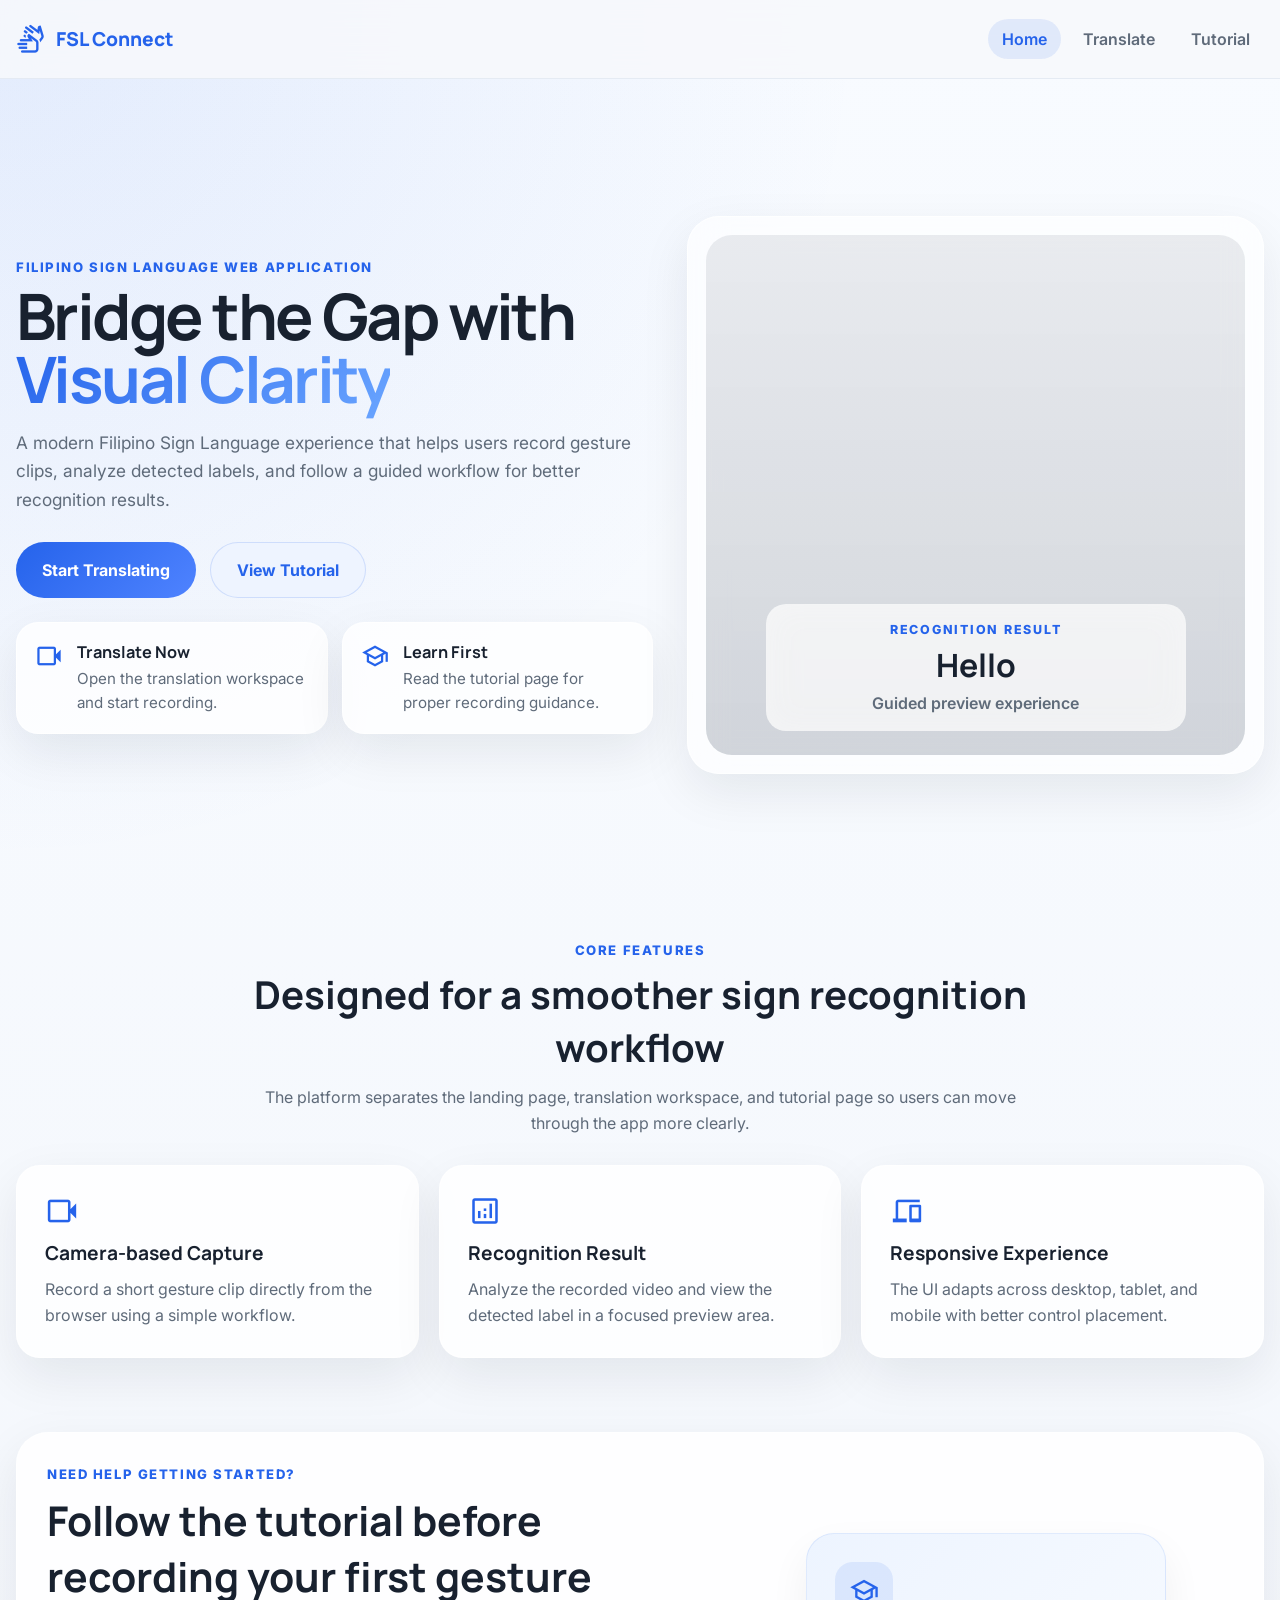
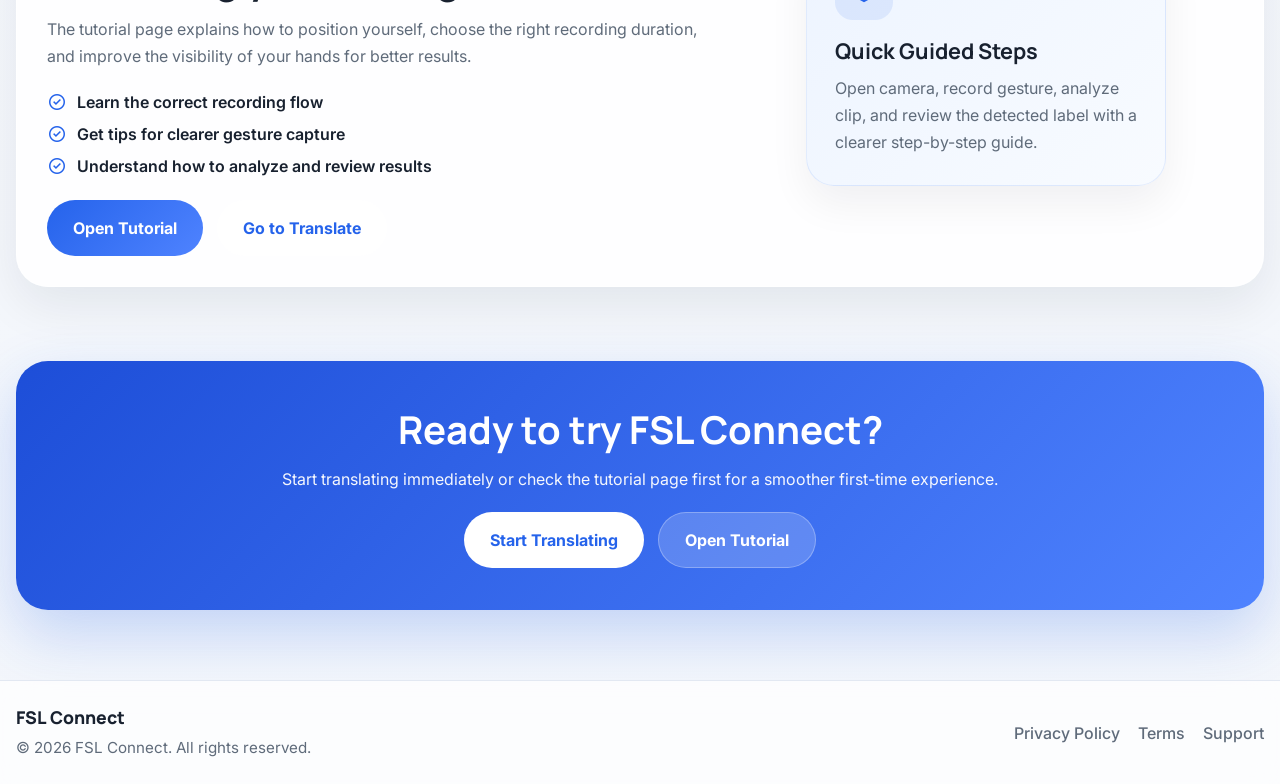
<file: templates/index.html>
<!DOCTYPE html>
<html lang="en">
<head>
  <meta charset="UTF-8" />
  <meta name="viewport" content="width=device-width, initial-scale=1.0" />
  <title>FSL Connect | Bridge the Gap with Visual Clarity</title>

  <link rel="preconnect" href="https://fonts.googleapis.com" />
  <link rel="preconnect" href="https://fonts.gstatic.com" crossorigin />
  <link
    href="https://fonts.googleapis.com/css2?family=Inter:wght@400;500;600;700;800&family=Manrope:wght@600;700;800&display=swap"
    rel="stylesheet"
  />
  <link
    href="https://fonts.googleapis.com/css2?family=Material+Symbols+Outlined:wght@400"
    rel="stylesheet"
  />

  <link rel="stylesheet" href="/static/css/common.css" />
  <link rel="stylesheet" href="/static/css/home.css" />
</head>
<body>
  <header class="site-header">
    <div class="shell header-inner">
      <a href="/" class="brand">
        <span class="material-symbols-outlined brand-icon">sign_language</span>
        <span class="brand-text">FSL Connect</span>
      </a>

      <nav class="site-nav">
        <a href="/" class="nav-link active">Home</a>
        <a href="/translate" class="nav-link">Translate</a>
        <a href="/tutorial" class="nav-link">Tutorial</a>
      </nav>
    </div>
  </header>

  <main>
    <section class="hero shell">
      <div class="hero-grid">
        <div class="hero-copy">
          <span class="eyebrow">Filipino Sign Language Web Application</span>
          <h1>
            Bridge the Gap with
            <span class="text-gradient">Visual Clarity</span>
          </h1>
          <p class="hero-text">
            A modern Filipino Sign Language experience that helps users record
            gesture clips, analyze detected labels, and follow a guided workflow
            for better recognition results.
          </p>

          <div class="hero-actions">
            <a href="/translate" class="btn btn-primary btn-lg">Start Translating</a>
            <a href="/tutorial" class="btn btn-secondary btn-lg">View Tutorial</a>
          </div>

          <div class="hero-quick-links">
            <a href="/translate" class="quick-link-card">
              <span class="material-symbols-outlined">videocam</span>
              <div>
                <strong>Translate Now</strong>
                <p>Open the translation workspace and start recording.</p>
              </div>
            </a>

            <a href="/tutorial" class="quick-link-card">
              <span class="material-symbols-outlined">school</span>
              <div>
                <strong>Learn First</strong>
                <p>Read the tutorial page for proper recording guidance.</p>
              </div>
            </a>
          </div>
        </div>

        <div class="hero-visual">
          <div class="hero-card">
            <div class="hero-media">
              <div class="hero-overlay">
                <div class="hero-result">
                  <span class="hero-result-label">Recognition Result</span>
                  <strong>Hello</strong>
                  <span class="hero-confidence">Guided preview experience</span>
                </div>
              </div>
            </div>
          </div>
        </div>
      </div>
    </section>

    <section class="section shell">
      <div class="section-heading">
        <span class="eyebrow">Core features</span>
        <h2>Designed for a smoother sign recognition workflow</h2>
        <p>
          The platform separates the landing page, translation workspace, and
          tutorial page so users can move through the app more clearly.
        </p>
      </div>

      <div class="feature-grid">
        <article class="feature-card">
          <span class="material-symbols-outlined feature-icon">videocam</span>
          <h3>Camera-based Capture</h3>
          <p>Record a short gesture clip directly from the browser using a simple workflow.</p>
        </article>

        <article class="feature-card">
          <span class="material-symbols-outlined feature-icon">analytics</span>
          <h3>Recognition Result</h3>
          <p>Analyze the recorded video and view the detected label in a focused preview area.</p>
        </article>

        <article class="feature-card">
          <span class="material-symbols-outlined feature-icon">devices</span>
          <h3>Responsive Experience</h3>
          <p>The UI adapts across desktop, tablet, and mobile with better control placement.</p>
        </article>
      </div>
    </section>

    <section class="tutorial-highlight shell">
      <div class="tutorial-highlight-card">
        <div class="tutorial-highlight-copy">
          <span class="eyebrow">Need help getting started?</span>
          <h2>Follow the tutorial before recording your first gesture</h2>
          <p>
            The tutorial page explains how to position yourself, choose the right
            recording duration, and improve the visibility of your hands for better results.
          </p>

          <div class="tutorial-points">
            <div class="tutorial-point">
              <span class="material-symbols-outlined">check_circle</span>
              <span>Learn the correct recording flow</span>
            </div>
            <div class="tutorial-point">
              <span class="material-symbols-outlined">check_circle</span>
              <span>Get tips for clearer gesture capture</span>
            </div>
            <div class="tutorial-point">
              <span class="material-symbols-outlined">check_circle</span>
              <span>Understand how to analyze and review results</span>
            </div>
          </div>

          <div class="tutorial-highlight-actions">
            <a href="/tutorial" class="btn btn-primary btn-lg">Open Tutorial</a>
            <a href="/translate" class="btn btn-light btn-lg">Go to Translate</a>
          </div>
        </div>

        <div class="tutorial-highlight-side">
          <div class="tutorial-mini-card">
            <div class="tutorial-mini-icon">
              <span class="material-symbols-outlined">school</span>
            </div>
            <h3>Quick Guided Steps</h3>
            <p>
              Open camera, record gesture, analyze clip, and review the detected label
              with a clearer step-by-step guide.
            </p>
          </div>
        </div>
      </div>
    </section>

    <section class="cta shell">
      <div class="cta-card">
        <h2>Ready to try FSL Connect?</h2>
        <p>
          Start translating immediately or check the tutorial page first for a smoother first-time experience.
        </p>
        <div class="cta-actions">
          <a href="/translate" class="btn btn-light btn-lg">Start Translating</a>
          <a href="/tutorial" class="btn btn-secondary btn-lg btn-ghost-light">Open Tutorial</a>
        </div>
      </div>
    </section>
  </main>

  <footer class="site-footer">
    <div class="shell footer-inner">
      <div>
        <div class="footer-brand">FSL Connect</div>
        <p class="footer-copy">© 2026 FSL Connect. All rights reserved.</p>
      </div>

      <div class="footer-links">
        <a href="#">Privacy Policy</a>
        <a href="#">Terms</a>
        <a href="#">Support</a>
      </div>
    </div>
  </footer>
</body>
</html>
</file>
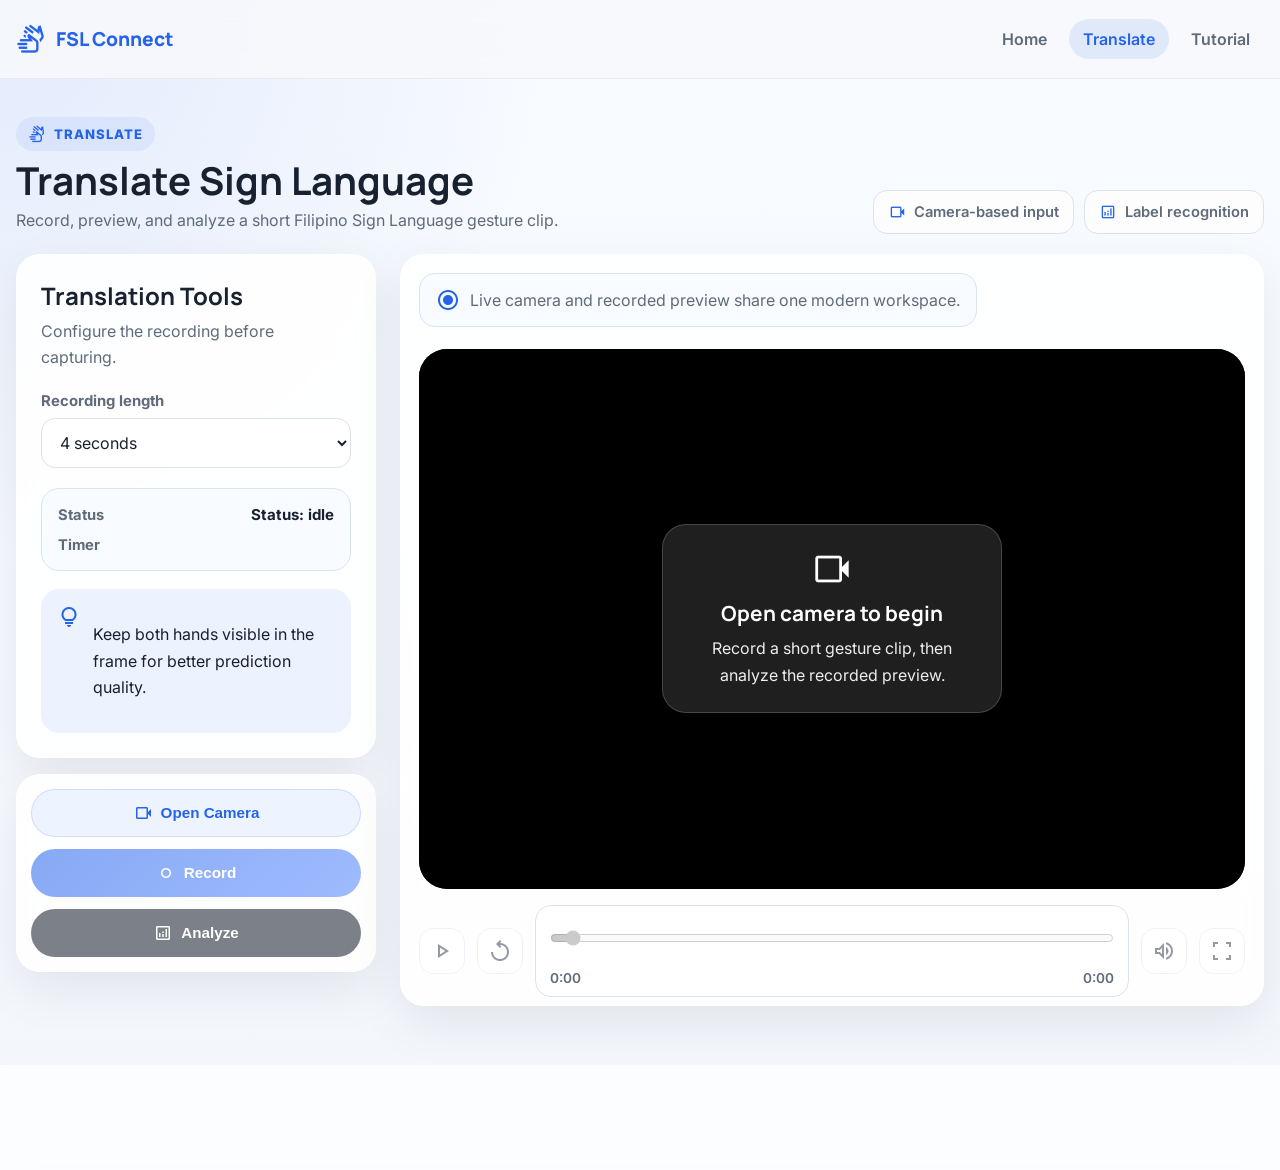
<file: templates/translate.html>
<!DOCTYPE html>
<html lang="en">
<head>
  <meta charset="UTF-8" />
  <meta name="viewport" content="width=device-width, initial-scale=1.0" />
  <title>FSL Connect | Translate</title>

  <link rel="preconnect" href="https://fonts.googleapis.com" />
  <link rel="preconnect" href="https://fonts.gstatic.com" crossorigin />
  <link
    href="https://fonts.googleapis.com/css2?family=Inter:wght@400;500;600;700;800&family=Manrope:wght@600;700;800&display=swap"
    rel="stylesheet"
  />
  <link
    href="https://fonts.googleapis.com/css2?family=Material+Symbols+Outlined:wght@400"
    rel="stylesheet"
  />

  <link rel="stylesheet" href="/static/css/common.css" />
  <link rel="stylesheet" href="/static/css/translate.css" />
</head>
<body>
  <header class="site-header">
    <div class="shell header-inner">
      <a href="/" class="brand">
        <span class="material-symbols-outlined brand-icon">sign_language</span>
        <span class="brand-text">FSL Connect</span>
      </a>

      <nav class="site-nav">
        <a href="/" class="nav-link">Home</a>
        <a href="/translate" class="nav-link active">Translate</a>
        <a href="/tutorial" class="nav-link">Tutorial</a>
      </nav>
    </div>
  </header>

  <main class="translate-page shell">
    <section class="page-intro compact-intro">
      <div class="intro-main">
        <span class="intro-badge">
          <span class="material-symbols-outlined">sign_language</span>
          Translate
        </span>

        <div class="intro-copy">
          <h1>Translate Sign Language</h1>
          <p>Record, preview, and analyze a short Filipino Sign Language gesture clip.</p>
        </div>
      </div>

      <div class="intro-meta">
        <div class="intro-chip">
          <span class="material-symbols-outlined">videocam</span>
          Camera-based input
        </div>
        <div class="intro-chip">
          <span class="material-symbols-outlined">analytics</span>
          Label recognition
        </div>
      </div>
    </section>

    <section class="translate-layout">
      <div class="tools-column">
        <aside class="tools-panel card">
          <div class="panel-header">
            <h2>Translation Tools</h2>
            <p>Configure the recording before capturing.</p>
          </div>

          <div class="form-group">
            <label for="seconds">Recording length</label>
            <select id="seconds" class="ui-select">
              <option value="2">2 seconds</option>
              <option value="4" selected>4 seconds</option>
              <option value="6">6 seconds</option>
              <option value="8">8 seconds</option>
              <option value="10">10 seconds</option>
            </select>
          </div>

          <div class="status-card">
            <div class="status-row">
              <span class="status-label">Status</span>
              <span id="status" class="status-value">Status: idle</span>
            </div>

            <div class="status-row">
              <span class="status-label">Timer</span>
              <span id="timer" class="status-value"></span>
            </div>
          </div>

          <div class="tip-card">
            <span class="material-symbols-outlined">lightbulb</span>
            <p>Keep both hands visible in the frame for better prediction quality.</p>
          </div>
        </aside>

        <div class="bottom-action-dock card" id="bottomActionDock">
          <button
            id="startCameraBtn"
            class="btn btn-secondary dock-btn"
            type="button"
            aria-label="Open Camera"
            title="Open Camera"
          >
            <span class="material-symbols-outlined">videocam</span>
            <span class="dock-btn-text">Open Camera</span>
          </button>

          <button
            id="captureBtn"
            class="btn btn-primary dock-btn"
            type="button"
            disabled
            aria-label="Record"
            title="Record"
          >
            <span class="material-symbols-outlined">fiber_manual_record</span>
            <span id="captureBtnText" class="dock-btn-text">Record</span>
          </button>

          <button
            id="sendBtn"
            class="btn btn-dark dock-btn"
            type="button"
            disabled
            aria-label="Analyze"
            title="Analyze"
          >
            <span class="material-symbols-outlined">analytics</span>
            <span class="dock-btn-text">Analyze</span>
          </button>
        </div>
      </div>

      <section class="workspace-panel">
        <div class="preview-shell card">
            
          <div class="preview-meta">
            <div class="preview-meta-item">
              <span class="material-symbols-outlined">radio_button_checked</span>
              <span>Live camera and recorded preview share one modern workspace.</span>
            </div>
          </div>

          <div class="preview-stage">
            <div class="preview-video-wrap" id="previewWrap">
              <video id="liveVideo" autoplay playsinline muted></video>
              <video id="recordedVideo" playsinline preload="metadata"></video>

              <div class="recording-badge" id="recordingBadge">
                <span class="recording-dot"></span>
                <span>Recording</span>
              </div>

              <div class="result-overlay results" id="resultsCard">
                <div class="result-overlay-card">
                  <div class="result-head">
                    <span class="result-eyebrow">Recognition Result</span>
                  </div>
                  <pre id="resultBox">No result yet.</pre>
                </div>
              </div>

              <div class="empty-hint" id="emptyHint">
                <div class="empty-hint-card">
                  <span class="material-symbols-outlined">videocam</span>
                  <h3>Open camera to begin</h3>
                  <p>Record a short gesture clip, then analyze the recorded preview.</p>
                </div>
              </div>
            </div>
          </div>

          <div class="preview-toolbar" id="videoToolbar">
            <button type="button" class="toolbar-btn" id="playPauseBtn" disabled>
              <span class="material-symbols-outlined">play_arrow</span>
            </button>

            <button type="button" class="toolbar-btn" id="restartBtn" disabled>
              <span class="material-symbols-outlined">replay</span>
            </button>

            <div class="progress-block">
              <input
                id="seekBar"
                class="seek-bar"
                type="range"
                min="0"
                max="100"
                value="0"
                step="0.1"
                disabled
              />
              <div class="time-row">
                <span id="currentTime">0:00</span>
                <span id="durationTime">0:00</span>
              </div>
            </div>

            <button type="button" class="toolbar-btn" id="muteBtn" disabled>
              <span class="material-symbols-outlined">volume_up</span>
            </button>

            <button type="button" class="toolbar-btn" id="fullscreenBtn" disabled>
              <span class="material-symbols-outlined">fullscreen</span>
            </button>
          </div>

        </div>
      </section>
    </section>
  </main>

  <div class="analyze-modal hidden" id="analyzeModal" aria-hidden="true">
    <div class="analyze-modal-card">
      <div class="spinner"></div>
      <h3>Analyzing gesture...</h3>
      <p>Please wait while we process your recorded sign language clip.</p>
    </div>
  </div>

  <footer class="site-footer">
    <div class="shell footer-inner">
      <div>
        <div class="footer-brand">FSL Connect</div>
        <p class="footer-copy">© 2026 FSL Connect. All rights reserved.</p>
      </div>

      <div class="footer-links">
        <a href="#">Privacy Policy</a>
        <a href="#">Terms</a>
        <a href="#">Support</a>
      </div>
    </div>
  </footer>

  <script src="/static/js/app.js"></script>
</body>
</html>
</file>
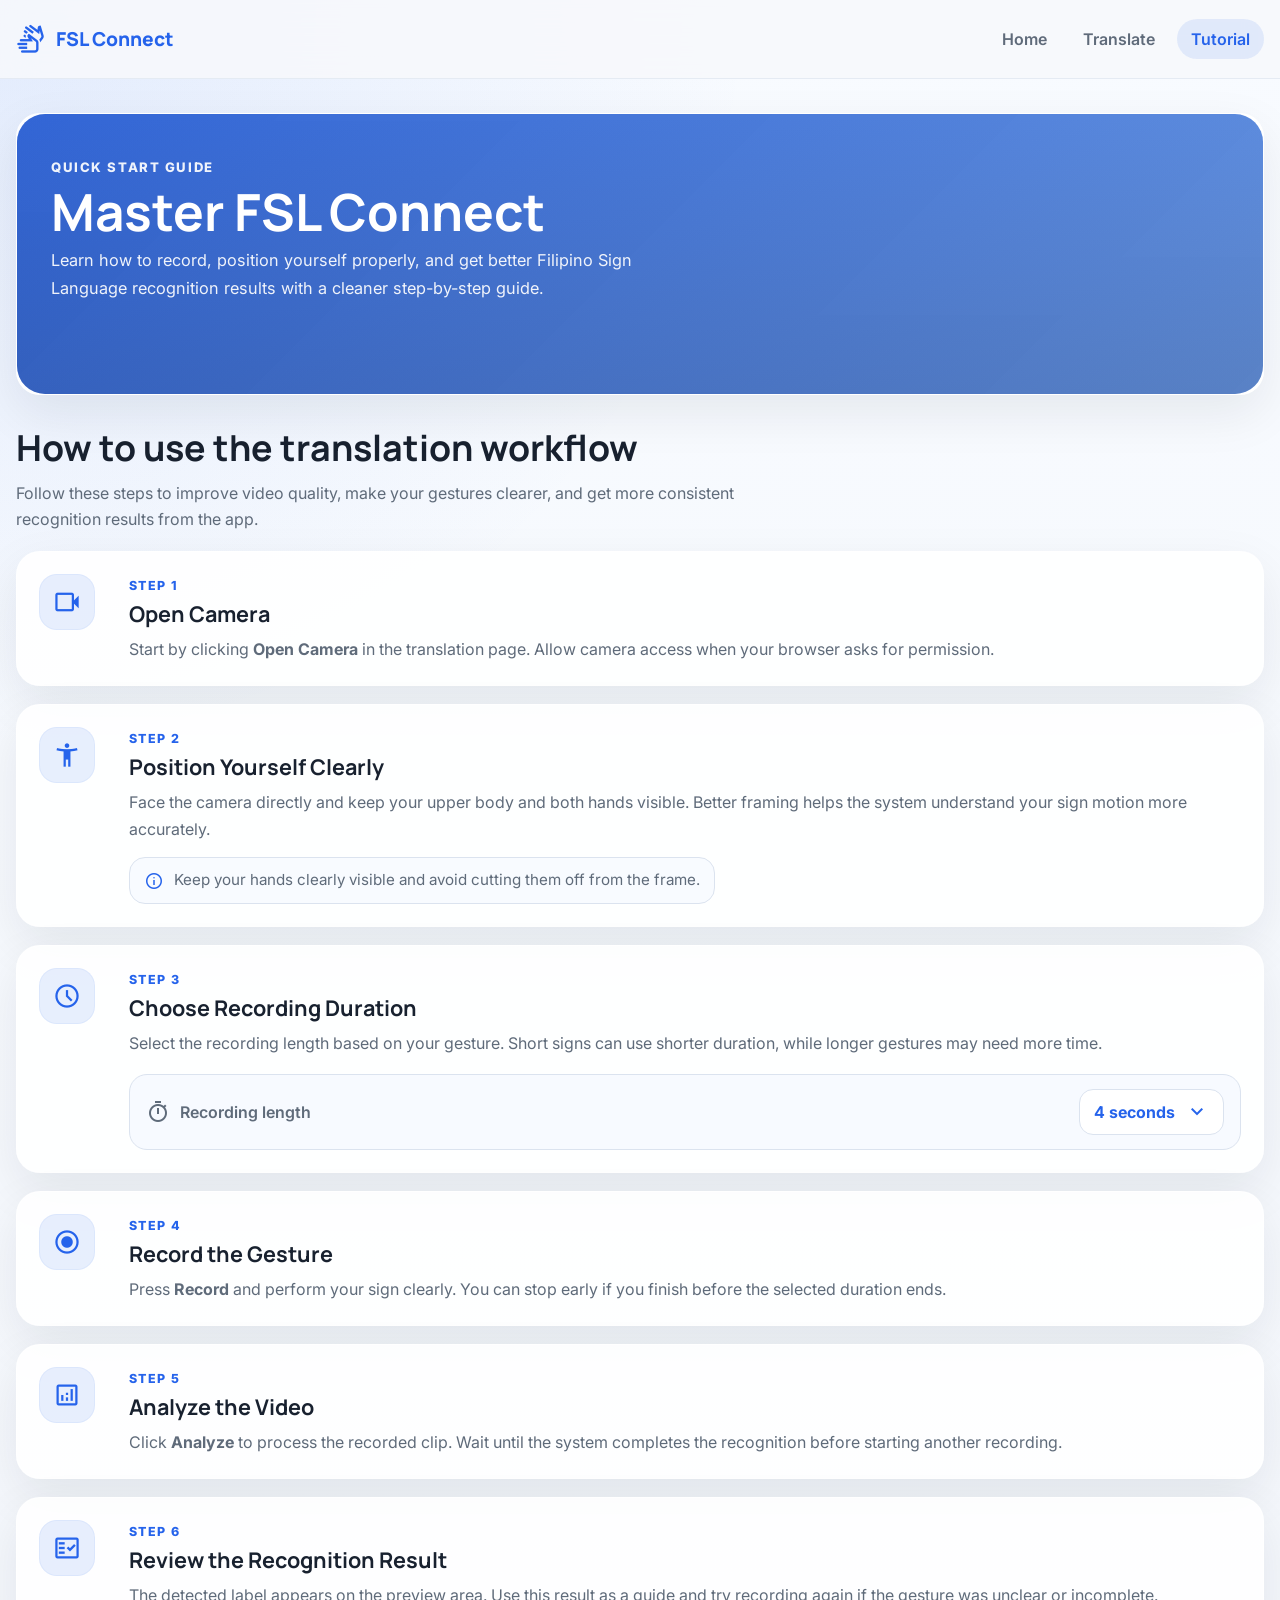
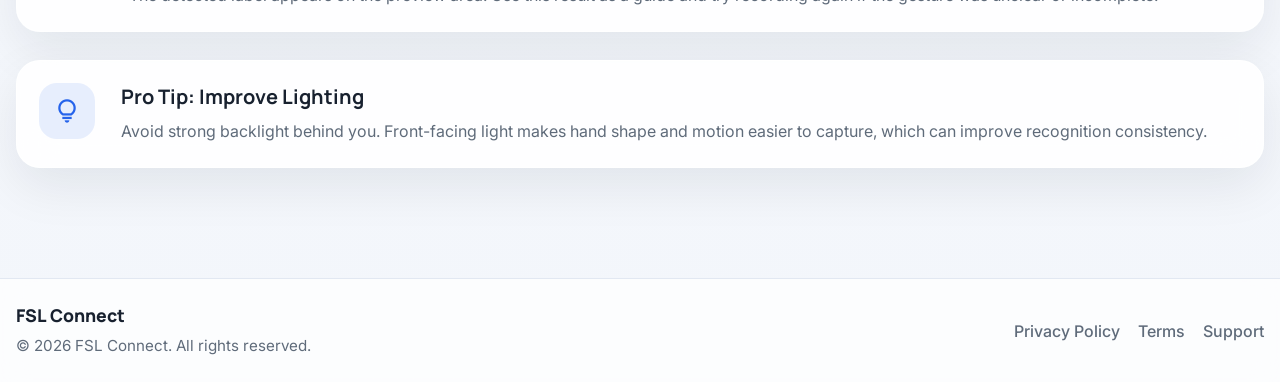
<file: templates/tutorial.html>
<!DOCTYPE html>
<html lang="en">
<head>
  <meta charset="UTF-8" />
  <meta name="viewport" content="width=device-width, initial-scale=1.0" />
  <title>FSL Connect | Tutorial</title>

  <link rel="preconnect" href="https://fonts.googleapis.com" />
  <link rel="preconnect" href="https://fonts.gstatic.com" crossorigin />
  <link
    href="https://fonts.googleapis.com/css2?family=Inter:wght@400;500;600;700;800&family=Manrope:wght@600;700;800&display=swap"
    rel="stylesheet"
  />
  <link
    href="https://fonts.googleapis.com/css2?family=Material+Symbols+Outlined:wght@400"
    rel="stylesheet"
  />

  <link rel="stylesheet" href="/static/css/common.css" />
  <link rel="stylesheet" href="/static/css/tutorial.css" />
</head>
<body>
  <header class="site-header">
    <div class="shell header-inner">
      <a href="/" class="brand">
        <span class="material-symbols-outlined brand-icon">sign_language</span>
        <span class="brand-text">FSL Connect</span>
      </a>

      <nav class="site-nav">
        <a href="/" class="nav-link">Home</a>
        <a href="/translate" class="nav-link">Translate</a>
        <a href="/tutorial" class="nav-link active">Tutorial</a>
      </nav>
    </div>
  </header>

  <main class="tutorial-page shell">
    <section class="tutorial-hero card">
      <div class="tutorial-hero-media">
        <div class="tutorial-hero-overlay"></div>
        <div class="tutorial-hero-content">
          <span class="eyebrow eyebrow-light">Quick Start Guide</span>
          <h1>Master FSL Connect</h1>
          <p>
            Learn how to record, position yourself properly, and get better
            Filipino Sign Language recognition results with a cleaner step-by-step guide.
          </p>
        </div>
      </div>
    </section>

    <section class="tutorial-intro">
      <div class="section-copy">
        <h2>How to use the translation workflow</h2>
        <p>
          Follow these steps to improve video quality, make your gestures clearer,
          and get more consistent recognition results from the app.
        </p>
      </div>
    </section>

    <section class="tutorial-steps">
      <article class="step-card">
        <div class="step-icon">
          <span class="material-symbols-outlined">videocam</span>
        </div>
        <div class="step-body">
          <span class="step-label">Step 1</span>
          <h3>Open Camera</h3>
          <p>
            Start by clicking <strong>Open Camera</strong> in the translation page.
            Allow camera access when your browser asks for permission.
          </p>
        </div>
      </article>

      <article class="step-card">
        <div class="step-icon">
          <span class="material-symbols-outlined">accessibility_new</span>
        </div>
        <div class="step-body">
          <span class="step-label">Step 2</span>
          <h3>Position Yourself Clearly</h3>
          <p>
            Face the camera directly and keep your upper body and both hands visible.
            Better framing helps the system understand your sign motion more accurately.
          </p>

          <div class="step-note">
            <span class="material-symbols-outlined">info</span>
            <span>Keep your hands clearly visible and avoid cutting them off from the frame.</span>
          </div>
        </div>
      </article>

      <article class="step-card">
        <div class="step-icon">
          <span class="material-symbols-outlined">schedule</span>
        </div>
        <div class="step-body">
          <span class="step-label">Step 3</span>
          <h3>Choose Recording Duration</h3>
          <p>
            Select the recording length based on your gesture. Short signs can use
            shorter duration, while longer gestures may need more time.
          </p>

          <div class="mock-select-card">
            <div class="mock-select-left">
              <span class="material-symbols-outlined">timer</span>
              <span>Recording length</span>
            </div>
            <div class="mock-select-value">
              <span>4 seconds</span>
              <span class="material-symbols-outlined">expand_more</span>
            </div>
          </div>
        </div>
      </article>

      <article class="step-card">
        <div class="step-icon">
          <span class="material-symbols-outlined">radio_button_checked</span>
        </div>
        <div class="step-body">
          <span class="step-label">Step 4</span>
          <h3>Record the Gesture</h3>
          <p>
            Press <strong>Record</strong> and perform your sign clearly. You can stop
            early if you finish before the selected duration ends.
          </p>
        </div>
      </article>

      <article class="step-card">
        <div class="step-icon">
          <span class="material-symbols-outlined">analytics</span>
        </div>
        <div class="step-body">
          <span class="step-label">Step 5</span>
          <h3>Analyze the Video</h3>
          <p>
            Click <strong>Analyze</strong> to process the recorded clip. Wait until the
            system completes the recognition before starting another recording.
          </p>
        </div>
      </article>

      <article class="step-card">
        <div class="step-icon">
          <span class="material-symbols-outlined">fact_check</span>
        </div>
        <div class="step-body">
          <span class="step-label">Step 6</span>
          <h3>Review the Recognition Result</h3>
          <p>
            The detected label appears on the preview area. Use this result as a guide
            and try recording again if the gesture was unclear or incomplete.
          </p>
        </div>
      </article>
    </section>

    <section class="tips-section">
      <div class="tips-card card">
        <div class="tips-icon">
          <span class="material-symbols-outlined">lightbulb</span>
        </div>
        <div class="tips-content">
          <h3>Pro Tip: Improve Lighting</h3>
          <p>
            Avoid strong backlight behind you. Front-facing light makes hand shape
            and motion easier to capture, which can improve recognition consistency.
          </p>
        </div>
      </div>
    </section>
  </main>

  <footer class="site-footer">
    <div class="shell footer-inner">
      <div>
        <div class="footer-brand">FSL Connect</div>
        <p class="footer-copy">© 2026 FSL Connect. All rights reserved.</p>
      </div>

      <div class="footer-links">
        <a href="#">Privacy Policy</a>
        <a href="#">Terms</a>
        <a href="#">Support</a>
      </div>
    </div>
  </footer>
</body>
</html>
</file>
<file: static/css/common.css>
:root {
    --bg: #f5f7fb;
    --surface: rgba(255, 255, 255, 0.88);
    --surface-strong: #ffffff;
    --surface-soft: #eef3fb;
    --text: #18212f;
    --muted: #5f6b7a;
    --line: #dbe3ef;
    --primary: #2563eb;
    --primary-dark: #1749b8;
    --dark: #111827;
    --success: #16a34a;
    --shadow: 0 18px 50px rgba(15, 23, 42, 0.08);
    --radius-xl: 24px;
    --radius-lg: 18px;
    --radius-md: 14px;
    --shell: 1280px;
}

* {
    box-sizing: border-box;
}

html {
    scroll-behavior: smooth;
}

body {
    margin: 0;
    background:
        radial-gradient(circle at top left, rgba(37, 99, 235, 0.10), transparent 32%),
        linear-gradient(180deg, #f8fbff 0%, #f3f6fb 100%);
    color: var(--text);
    font-family: "Inter", Arial, sans-serif;
}

a {
    color: inherit;
    text-decoration: none;
}

img,
video {
    display: block;
    width: 100%;
}

.shell {
    width: min(100% - 32px, var(--shell));
    margin: 0 auto;
}

.site-header {
    position: sticky;
    top: 0;
    z-index: 50;
    background: rgba(247, 249, 252, 0.86);
    backdrop-filter: blur(16px);
    border-bottom: 1px solid rgba(219, 227, 239, 0.65);
}

.header-inner {
    min-height: 78px;
    display: flex;
    align-items: center;
    justify-content: space-between;
    gap: 24px;
}

.brand {
    display: inline-flex;
    align-items: center;
    gap: 10px;
    font-family: "Manrope", sans-serif;
    font-weight: 800;
    font-size: 1.2rem;
    color: var(--primary);
}

.brand-icon {
    font-size: 30px;
}

.site-nav {
    display: flex;
    align-items: center;
    gap: 8px;
    flex-wrap: wrap;
}

.nav-link {
    padding: 10px 14px;
    border-radius: 999px;
    color: var(--muted);
    font-weight: 600;
    transition: 0.2s ease;
}

.nav-link:hover {
    color: var(--primary);
    background: rgba(37, 99, 235, 0.08);
}

.nav-link.active {
    color: var(--primary);
    background: rgba(37, 99, 235, 0.10);
}

.site-footer {
    margin-top: 60px;
    border-top: 1px solid rgba(219, 227, 239, 0.8);
    background: rgba(255, 255, 255, 0.72);
    backdrop-filter: blur(14px);
}

.footer-inner {
    min-height: 96px;
    display: flex;
    justify-content: space-between;
    align-items: center;
    gap: 24px;
    padding: 24px 0;
}

.footer-brand {
    font-family: "Manrope", sans-serif;
    font-weight: 800;
    font-size: 1.1rem;
}

.footer-copy {
    margin: 6px 0 0;
    color: var(--muted);
    font-size: 0.95rem;
}

.footer-links {
    display: flex;
    flex-wrap: wrap;
    gap: 18px;
}

.footer-links a {
    color: var(--muted);
    font-weight: 500;
}

.footer-links a:hover {
    color: var(--primary);
}

.card {
    background: var(--surface);
    border: 1px solid rgba(255, 255, 255, 0.7);
    backdrop-filter: blur(18px);
    box-shadow: var(--shadow);
    border-radius: var(--radius-xl);
}

.eyebrow {
    display: inline-block;
    margin-bottom: 10px;
    color: var(--primary);
    font-size: 0.82rem;
    font-weight: 800;
    letter-spacing: 0.12em;
    text-transform: uppercase;
}

.btn {
    display: inline-flex;
    align-items: center;
    justify-content: center;
    gap: 10px;
    min-height: 48px;
    padding: 0 18px;
    border: none;
    border-radius: 999px;
    cursor: pointer;
    font-weight: 700;
    font-size: 0.95rem;
    transition: transform 0.15s ease, opacity 0.15s ease, background 0.15s ease;
}

.btn:hover {
    transform: translateY(-1px);
}

.btn:active {
    transform: translateY(0);
}

.btn:disabled {
    opacity: 0.55;
    cursor: not-allowed;
    transform: none;
}

.btn-block {
    width: 100%;
}

.btn-lg {
    min-height: 56px;
    padding-inline: 26px;
    font-size: 1rem;
}

.btn-primary {
    background: linear-gradient(135deg, var(--primary), #4f83ff);
    color: #fff;
}

.btn-secondary {
    background: #eef4ff;
    color: var(--primary);
    border: 1px solid rgba(37, 99, 235, 0.16);
}

.btn-dark {
    background: var(--dark);
    color: #fff;
}

.btn-light {
    background: #fff;
    color: var(--primary);
}

.ui-select,
input,
select,
textarea {
    width: 100%;
    border: 1px solid var(--line);
    background: #fff;
    color: var(--text);
    border-radius: 14px;
    padding: 13px 14px;
    font: inherit;
    outline: none;
}

.ui-select:focus,
input:focus,
select:focus,
textarea:focus {
    border-color: rgba(37, 99, 235, 0.55);
    box-shadow: 0 0 0 4px rgba(37, 99, 235, 0.12);
}

.form-group {
    display: grid;
    gap: 8px;
}

.form-group label {
    font-size: 0.93rem;
    font-weight: 700;
    color: var(--muted);
}

h1,
h2,
h3,
h4 {
    font-family: "Manrope", sans-serif;
    margin: 0;
}

p {
    line-height: 1.65;
}

pre {
    margin: 0;
    font-family: inherit;
}

@media (max-width: 900px) {

    .header-inner,
    .footer-inner {
        align-items: flex-start;
        flex-direction: column;
        padding-top: 20px;
        padding-bottom: 10px;

    }

    .site-nav,
    .footer-links {
        width: 100%;
    }
}
</file>
<file: static/css/home.css>
.hero {
  padding: 56px 0 24px;
}

.hero-grid {
  display: grid;
  grid-template-columns: 1.05fr 0.95fr;
  gap: 34px;
  align-items: center;
  min-height: calc(100vh - 180px);
}

.hero-copy h1 {
  font-size: clamp(2.7rem, 5vw, 5rem);
  line-height: 0.98;
  letter-spacing: -0.04em;
  margin-bottom: 18px;
}

.text-gradient {
  background: linear-gradient(135deg, #2563eb, #6aa5ff);
  -webkit-background-clip: text;
  background-clip: text;
  color: transparent;
}

.hero-text {
  max-width: 640px;
  color: var(--muted);
  font-size: 1.08rem;
  margin-bottom: 28px;
}

.hero-actions {
  display: flex;
  flex-wrap: wrap;
  gap: 14px;
}

.hero-quick-links {
  margin-top: 24px;
  display: grid;
  grid-template-columns: repeat(2, minmax(0, 1fr));
  gap: 14px;
  max-width: 720px;
}

.quick-link-card {
  display: flex;
  gap: 14px;
  align-items: flex-start;
  padding: 18px;
  border-radius: 22px;
  background: rgba(255, 255, 255, 0.78);
  border: 1px solid rgba(255, 255, 255, 0.72);
  box-shadow: var(--shadow);
  transition: transform 0.15s ease, box-shadow 0.15s ease;
}

.quick-link-card:hover {
  transform: translateY(-2px);
  box-shadow: 0 20px 40px rgba(15, 23, 42, 0.10);
}

.quick-link-card .material-symbols-outlined {
  color: var(--primary);
  font-size: 28px;
  margin-top: 1px;
}

.quick-link-card strong {
  display: block;
  font-family: "Manrope", sans-serif;
  font-size: 1.02rem;
  margin-bottom: 4px;
}

.quick-link-card p {
  margin: 0;
  color: var(--muted);
  font-size: 0.95rem;
  line-height: 1.55;
}

.hero-card {
  padding: 18px;
  border-radius: 32px;
  background: rgba(255, 255, 255, 0.62);
  border: 1px solid rgba(255, 255, 255, 0.7);
  backdrop-filter: blur(18px);
  box-shadow: var(--shadow);
}

.hero-media {
  position: relative;
  min-height: 520px;
  border-radius: 26px;
  overflow: hidden;
  background:
    linear-gradient(180deg, rgba(11, 26, 52, 0.08), rgba(11, 26, 52, 0.18)),
    url("https://images.unsplash.com/photo-1516321497487-e288fb19713f?q=80&w=1200&auto=format&fit=crop") center/cover no-repeat;
}

.hero-overlay {
  position: absolute;
  inset: 0;
  display: flex;
  align-items: flex-end;
  justify-content: center;
  padding: 24px;
}

.hero-result {
  width: min(100%, 420px);
  padding: 18px 20px;
  border-radius: 20px;
  background: rgba(255, 255, 255, 0.74);
  backdrop-filter: blur(16px);
  display: grid;
  gap: 6px;
  text-align: center;
}

.hero-result-label {
  font-size: 0.78rem;
  font-weight: 800;
  color: var(--primary);
  letter-spacing: 0.14em;
  text-transform: uppercase;
}

.hero-result strong {
  font-family: "Manrope", sans-serif;
  font-size: 2rem;
}

.hero-confidence {
  color: var(--muted);
  font-weight: 600;
}

.section {
  padding: 60px 0 10px;
}

.section-heading {
  max-width: 780px;
  margin: 0 auto 28px;
  text-align: center;
}

.section-heading h2 {
  font-size: clamp(2rem, 3vw, 3rem);
  margin-bottom: 10px;
}

.section-heading p {
  color: var(--muted);
  margin: 0;
}

.feature-grid {
  display: grid;
  grid-template-columns: repeat(3, 1fr);
  gap: 20px;
}

.feature-card {
  padding: 28px;
  border-radius: 24px;
  background: rgba(255, 255, 255, 0.82);
  box-shadow: var(--shadow);
  border: 1px solid rgba(255, 255, 255, 0.75);
}

.feature-icon {
  font-size: 34px;
  color: var(--primary);
  margin-bottom: 12px;
}

.feature-card h3 {
  margin-bottom: 10px;
  font-size: 1.2rem;
}

.feature-card p {
  color: var(--muted);
  margin: 0;
}

.tutorial-highlight {
  padding: 64px 0 10px;
}

.tutorial-highlight-card {
  display: grid;
  grid-template-columns: 1.15fr 0.85fr;
  gap: 24px;
  align-items: center;
  padding: 30px;
  border-radius: 32px;
  background: rgba(255, 255, 255, 0.84);
  box-shadow: var(--shadow);
  border: 1px solid rgba(255, 255, 255, 0.76);
}

.tutorial-highlight-copy h2 {
  font-size: clamp(2rem, 3.2vw, 3rem);
  margin: 0 0 12px;
}

.tutorial-highlight-copy p {
  margin: 0;
  color: var(--muted);
  line-height: 1.7;
  max-width: 760px;
}

.tutorial-points {
  margin-top: 22px;
  display: grid;
  gap: 12px;
}

.tutorial-point {
  display: inline-flex;
  align-items: center;
  gap: 10px;
  color: var(--text);
  font-weight: 600;
}

.tutorial-point .material-symbols-outlined {
  color: var(--primary);
  font-size: 20px;
}

.tutorial-highlight-actions {
  margin-top: 24px;
  display: flex;
  flex-wrap: wrap;
  gap: 14px;
}

.tutorial-highlight-side {
  display: flex;
  justify-content: center;
}

.tutorial-mini-card {
  width: min(100%, 360px);
  padding: 28px;
  border-radius: 28px;
  background: linear-gradient(135deg, #edf4ff, #f8fbff);
  border: 1px solid rgba(37, 99, 235, 0.10);
  box-shadow: 0 18px 40px rgba(15, 23, 42, 0.06);
}

.tutorial-mini-icon {
  width: 58px;
  height: 58px;
  border-radius: 18px;
  display: flex;
  align-items: center;
  justify-content: center;
  background: rgba(37, 99, 235, 0.10);
  color: var(--primary);
  margin-bottom: 16px;
}

.tutorial-mini-icon .material-symbols-outlined {
  font-size: 30px;
}

.tutorial-mini-card h3 {
  margin-bottom: 10px;
  font-size: 1.35rem;
}

.tutorial-mini-card p {
  margin: 0;
  color: var(--muted);
  line-height: 1.7;
}

.cta {
  padding: 64px 0 10px;
}

.cta-card {
  padding: 42px 28px;
  border-radius: 32px;
  color: #fff;
  text-align: center;
  background: linear-gradient(135deg, #1d4ed8, #4f83ff);
  box-shadow: 0 24px 60px rgba(37, 99, 235, 0.24);
}

.cta-card h2 {
  font-size: clamp(2rem, 3vw, 3rem);
  margin-bottom: 10px;
}

.cta-card p {
  max-width: 760px;
  margin: 0 auto 20px;
  opacity: 0.95;
}

.cta-actions {
  display: flex;
  justify-content: center;
  flex-wrap: wrap;
  gap: 14px;
}

.btn-ghost-light {
  background: rgba(255, 255, 255, 0.18);
  color: #fff;
  border: 1px solid rgba(255, 255, 255, 0.28);
}

@media (max-width: 1100px) {
  .tutorial-highlight-card {
    grid-template-columns: 1fr;
  }

  .tutorial-highlight-side {
    justify-content: flex-start;
  }
}

@media (max-width: 980px) {
  .hero-grid,
  .feature-grid,
  .hero-quick-links {
    grid-template-columns: 1fr;
  }

  .hero-media {
    min-height: 380px;
  }
}

@media (max-width: 768px) {
  .hero {
    padding-top: 34px;
  }

  .hero-grid {
    min-height: auto;
  }

  .quick-link-card,
  .feature-card,
  .tutorial-highlight-card,
  .tutorial-mini-card,
  .cta-card {
    border-radius: 24px;
  }

  .tutorial-highlight-card {
    padding: 22px;
  }
}
</file>
<file: static/css/translate.css>
.translate-page {
  padding-top: 34px;
}

.page-intro.compact-intro {
  display: flex;
  align-items: flex-end;
  justify-content: space-between;
  gap: 20px;
  margin-bottom: 18px;
  padding: 4px 0 2px;
}

.intro-main {
  display: grid;
  gap: 10px;
}

.intro-badge {
  display: inline-flex;
  align-items: center;
  gap: 8px;
  width: fit-content;
  padding: 8px 12px;
  border-radius: 999px;
  background: rgba(37, 99, 235, 0.08);
  color: var(--primary);
  font-size: 0.82rem;
  font-weight: 800;
  letter-spacing: 0.08em;
  text-transform: uppercase;
}

.intro-badge .material-symbols-outlined {
  font-size: 18px;
}

.intro-copy h1 {
  margin: 0;
  font-size: clamp(1.9rem, 3vw, 2.8rem);
  line-height: 1.05;
}

.intro-copy p {
  margin: 6px 0 0;
  color: var(--muted);
  font-size: 1rem;
  max-width: 760px;
}

.intro-meta {
  display: flex;
  flex-wrap: wrap;
  gap: 10px;
  justify-content: flex-end;
}

.intro-chip {
  display: inline-flex;
  align-items: center;
  gap: 8px;
  padding: 12px 14px;
  border-radius: 14px;
  background: rgba(255, 255, 255, 0.72);
  border: 1px solid var(--line);
  color: var(--muted);
  font-size: 0.92rem;
  font-weight: 600;
  white-space: nowrap;
}

.intro-chip .material-symbols-outlined {
  font-size: 18px;
  color: var(--primary);
}

.translate-layout {
  display: grid;
  grid-template-columns: 360px 1fr;
  gap: 24px;
  align-items: start;
}

.tools-column {
  display: grid;
  gap: 16px;
  align-self: start;
}

.tools-panel {
  padding: 24px;
  position: sticky;
  top: 100px;
}

.panel-header {
  margin-bottom: 22px;
}

.panel-header h2 {
  font-size: 1.5rem;
  margin-bottom: 6px;
}

.panel-header p {
  color: var(--muted);
  margin: 0;
}

.status-card {
  margin-top: 20px;
  padding: 16px;
  border-radius: 18px;
  background: #f8fbff;
  border: 1px solid var(--line);
  display: grid;
  gap: 12px;
}

.status-row {
  display: flex;
  justify-content: space-between;
  gap: 12px;
  align-items: center;
}

.status-label {
  color: var(--muted);
  font-size: 0.92rem;
  font-weight: 700;
}

.status-value {
  font-size: 0.94rem;
  font-weight: 700;
  text-align: right;
}

.tip-card {
  margin-top: 18px;
  padding: 16px;
  border-radius: 18px;
  display: flex;
  gap: 12px;
  align-items: flex-start;
  background: rgba(37, 99, 235, 0.08);
  color: var(--text);
}

.tip-card .material-symbols-outlined {
  color: var(--primary);
}

.bottom-action-dock {
  padding: 14px;
  display: grid;
  gap: 12px;
}

.dock-btn {
  width: 100%;
}

.dock-btn .material-symbols-outlined {
  font-size: 20px;
}

.dock-btn-text {
  display: inline;
}

#captureBtn.is-recording {
  background: linear-gradient(135deg, #dc2626, #ef4444);
  color: #fff;
}

#captureBtn.is-recording:hover {
  transform: none;
}

.workspace-panel {
  display: grid;
  gap: 20px;
}

.preview-shell {
  overflow: hidden;
}

.preview-stage {
  padding: 18px 18px 0;
}

.preview-video-wrap {
  position: relative;
  min-height: 540px;
  border-radius: 28px;
  overflow: hidden;
  background:
    linear-gradient(180deg, rgba(15, 23, 42, 0.05), rgba(15, 23, 42, 0.20)),
    #0b1220;
  box-shadow: inset 0 0 0 1px rgba(255, 255, 255, 0.06);
}

.preview-video-wrap video {
  position: absolute;
  inset: 0;
  width: 100%;
  height: 100%;
  object-fit: cover;
  background: #000;
}

#liveVideo {
  opacity: 1;
  z-index: 1;
  transition: opacity 0.25s ease;
}

#recordedVideo {
  opacity: 0;
  pointer-events: none;
  z-index: 2;
  transition: opacity 0.25s ease;
}

.preview-video-wrap.has-recording #recordedVideo {
  opacity: 1;
  pointer-events: auto;
}

.preview-video-wrap.has-recording #liveVideo {
  opacity: 0;
  pointer-events: none;
}

.recording-badge {
  position: absolute;
  top: 18px;
  right: 18px;
  z-index: 4;
  display: none;
  align-items: center;
  gap: 10px;
  padding: 10px 14px;
  border-radius: 999px;
  background: rgba(17, 24, 39, 0.78);
  backdrop-filter: blur(12px);
  color: #fff;
  font-size: 0.9rem;
  font-weight: 700;
  box-shadow: 0 14px 30px rgba(0, 0, 0, 0.18);
}

.recording-badge.is-visible {
  display: inline-flex;
}

.recording-dot {
  width: 10px;
  height: 10px;
  border-radius: 50%;
  background: #ef4444;
  box-shadow: 0 0 0 0 rgba(239, 68, 68, 0.7);
  animation: pulse-record 1.3s infinite;
}

@keyframes pulse-record {
  0% {
    box-shadow: 0 0 0 0 rgba(239, 68, 68, 0.65);
  }
  70% {
    box-shadow: 0 0 0 10px rgba(239, 68, 68, 0);
  }
  100% {
    box-shadow: 0 0 0 0 rgba(239, 68, 68, 0);
  }
}

.result-overlay {
  position: absolute;
  left: 18px;
  top: 18px;
  display: none;
  z-index: 4;
}

.result-overlay-card {
  width: min(360px, calc(100vw - 100px));
  padding: 16px 18px;
  border-radius: 22px;
  background: rgba(255, 255, 255, 0.88);
  backdrop-filter: blur(16px);
  border: 1px solid rgba(255, 255, 255, 0.8);
  box-shadow: 0 20px 40px rgba(15, 23, 42, 0.14);
}

.result-head {
  display: flex;
  align-items: center;
  justify-content: space-between;
  gap: 12px;
}

.result-eyebrow {
  display: inline-block;
  color: var(--primary);
  font-size: 0.75rem;
  font-weight: 800;
  letter-spacing: 0.14em;
  text-transform: uppercase;
}

#resultBox {
  margin-top: 8px;
  padding: 0;
  background: transparent;
  color: var(--text);
  font-family: "Manrope", sans-serif;
  font-size: clamp(1.9rem, 4vw, 2.6rem);
  font-weight: 800;
  line-height: 1.05;
  word-break: break-word;
  white-space: pre-wrap;
}

.empty-hint {
  position: absolute;
  inset: 0;
  z-index: 3;
  display: flex;
  align-items: center;
  justify-content: center;
  padding: 24px;
}

.empty-hint.hidden {
  display: none;
}

.empty-hint-card {
  max-width: 340px;
  padding: 24px;
  border-radius: 24px;
  background: rgba(255, 255, 255, 0.12);
  backdrop-filter: blur(18px);
  border: 1px solid rgba(255, 255, 255, 0.18);
  color: #fff;
  text-align: center;
}

.empty-hint-card .material-symbols-outlined {
  font-size: 40px;
  margin-bottom: 10px;
}

.empty-hint-card h3 {
  margin: 0 0 8px;
  font-size: 1.3rem;
}

.empty-hint-card p {
  margin: 0;
  opacity: 0.92;
}

.preview-toolbar {
  display: flex;
  align-items: center;
  gap: 12px;
  padding: 16px 18px 8px;
}

.toolbar-btn {
  width: 46px;
  height: 46px;
  border: 1px solid var(--line);
  border-radius: 14px;
  background: #fff;
  color: var(--text);
  display: inline-flex;
  align-items: center;
  justify-content: center;
  cursor: pointer;
  transition: 0.15s ease;
}

.toolbar-btn:hover:not(:disabled) {
  transform: translateY(-1px);
  box-shadow: 0 10px 20px rgba(15, 23, 42, 0.08);
}

.toolbar-btn:disabled {
  opacity: 0.45;
  cursor: not-allowed;
}

.progress-block {
  flex: 1;
  min-width: 0;
  padding: 10px 14px;
  border: 1px solid var(--line);
  border-radius: 16px;
  background: #fff;
}

.seek-bar {
  width: 100%;
  margin: 0;
}

.time-row {
  margin-top: 6px;
  display: flex;
  align-items: center;
  justify-content: space-between;
  color: var(--muted);
  font-size: 0.85rem;
  font-weight: 600;
}

.preview-meta {
  padding: 18px 18px 4px;
}

.preview-meta-item {
  display: inline-flex;
  align-items: center;
  gap: 10px;
  padding: 14px 16px;
  border-radius: 16px;
  background: #f8fbff;
  border: 1px solid var(--line);
  color: var(--muted);
}

.preview-meta-item .material-symbols-outlined {
  color: var(--primary);
}

.results {
  display: none;
}

.analyze-modal {
  position: fixed;
  inset: 0;
  z-index: 200;
  display: flex;
  align-items: center;
  justify-content: center;
  padding: 24px;
  background: rgba(15, 23, 42, 0.45);
  backdrop-filter: blur(8px);
}

.analyze-modal.hidden {
  display: none;
}

.analyze-modal-card {
  width: min(100%, 420px);
  padding: 28px 24px;
  border-radius: 28px;
  background: rgba(255, 255, 255, 0.96);
  box-shadow: 0 28px 60px rgba(15, 23, 42, 0.2);
  text-align: center;
}

.analyze-modal-card h3 {
  margin: 14px 0 8px;
  font-size: 1.4rem;
}

.analyze-modal-card p {
  margin: 0;
  color: var(--muted);
}

.spinner {
  width: 54px;
  height: 54px;
  margin: 0 auto;
  border: 4px solid rgba(37, 99, 235, 0.15);
  border-top-color: var(--primary);
  border-radius: 50%;
  animation: spin 0.8s linear infinite;
}

@keyframes spin {
  to {
    transform: rotate(360deg);
  }
}

@media (max-width: 1100px) {
  .translate-page {
    padding-bottom: calc(110px + env(safe-area-inset-bottom));
  }

  .page-intro.compact-intro {
    margin-bottom: 12px;
  }

  .intro-meta {
    display: none;
  }

  .translate-layout {
    grid-template-columns: 1fr;
    gap: 16px;
  }

  .tools-column {
    gap: 0;
  }

  .tools-panel {
    position: static;
    padding: 18px;
  }

  .panel-header {
    margin-bottom: 14px;
  }

  .panel-header h2 {
    font-size: 1.28rem;
    margin-bottom: 0;
  }

  .panel-header p {
    display: none;
  }

  .form-group {
    display: grid;
    gap: 6px;
  }

  .form-group label {
    font-size: 0.88rem;
  }

  .status-card {
    margin-top: 14px;
    padding: 14px;
    gap: 10px;
  }

  .tip-card {
    display: none;
  }

  .bottom-action-dock {
    position: fixed;
    left: 12px;
    right: 12px;
    bottom: calc(12px + env(safe-area-inset-bottom));
    z-index: 120;
    padding: 10px;
    display: grid;
    grid-template-columns: repeat(3, minmax(0, 1fr));
    gap: 10px;
    border-radius: 22px;
    background: rgba(255, 255, 255, 0.94);
    border: 1px solid rgba(219, 227, 239, 0.9);
    backdrop-filter: blur(18px);
    box-shadow: 0 22px 40px rgba(15, 23, 42, 0.14);
  }

  .dock-btn {
    min-height: 54px;
    padding: 0 10px;
    border-radius: 16px;
    font-size: 0.92rem;
    gap: 8px;
  }
}

@media (max-width: 900px) {
  .page-intro.compact-intro {
    flex-direction: column;
    align-items: flex-start;
  }

  .intro-copy h1 {
    font-size: clamp(1.7rem, 6vw, 2.2rem);
  }

  .intro-copy p {
    max-width: 100%;
  }
}

@media (max-width: 768px) {
  .translate-page {
    padding-top: 20px;
  }

  .page-intro.compact-intro {
    display: none;
  }

  .preview-video-wrap {
    min-height: 360px;
  }

  .result-overlay {
    left: 14px;
    right: 14px;
    top: 14px;
  }

  .result-overlay-card {
    width: 100%;
  }

  .preview-toolbar {
    flex-wrap: wrap;
  }

  .progress-block {
    width: 100%;
    order: 10;
  }

  .status-row {
    flex-direction: column;
    align-items: flex-start;
  }

  .status-value {
    text-align: left;
  }

  .dock-btn {
    justify-content: center;
    padding: 0;
    gap: 0;
  }

  .dock-btn .material-symbols-outlined {
    font-size: 22px;
  }

  .dock-btn-text {
    display: none;
  }
}

@media (min-width: 769px) {
  .dock-btn {
    justify-content: center;
    gap: 8px;
  }

  .dock-btn-text {
    display: inline;
    white-space: nowrap;
  }
}

@media (max-width: 520px) {
  .tools-panel {
    padding: 16px;
  }

  .bottom-action-dock {
    left: 10px;
    right: 10px;
    bottom: calc(10px + env(safe-area-inset-bottom));
    gap: 8px;
    padding: 8px;
    border-radius: 20px;
  }

  .dock-btn {
    min-height: 50px;
  }

  .dock-btn .material-symbols-outlined {
    font-size: 20px;
  }
}
</file>
<file: static/css/tutorial.css>
.tutorial-page {
  padding-top: 34px;
  padding-bottom: 50px;
}

.tutorial-hero {
  overflow: hidden;
  margin-bottom: 28px;
}

.tutorial-hero-media {
  position: relative;
  min-height: 280px;
  border-radius: 28px;
  overflow: hidden;
  background:
    linear-gradient(135deg, rgba(37, 99, 235, 0.92), rgba(59, 130, 246, 0.72)),
    url("https://images.unsplash.com/photo-1509062522246-3755977927d7?q=80&w=1400&auto=format&fit=crop") center/cover no-repeat;
}

.tutorial-hero-overlay {
  position: absolute;
  inset: 0;
  background: linear-gradient(180deg, rgba(15, 23, 42, 0.12), rgba(15, 23, 42, 0.25));
}

.tutorial-hero-content {
  position: relative;
  z-index: 1;
  padding: 42px 34px;
  color: #fff;
  max-width: 700px;
}

.tutorial-hero-content h1 {
  font-size: clamp(2.1rem, 4vw, 3.6rem);
  line-height: 1.02;
  margin-bottom: 10px;
}

.tutorial-hero-content p {
  margin: 0;
  color: rgba(255, 255, 255, 0.92);
  font-size: 1.02rem;
  line-height: 1.7;
}

.eyebrow-light {
  color: rgba(255, 255, 255, 0.92);
}

.tutorial-intro {
  margin-bottom: 18px;
}

.section-copy {
  max-width: 760px;
}

.section-copy h2 {
  font-size: clamp(1.6rem, 2.8vw, 2.4rem);
  margin-bottom: 8px;
}

.section-copy p {
  margin: 0;
  color: var(--muted);
}

.tutorial-steps {
  display: grid;
  gap: 18px;
}

.step-card {
  position: relative;
  display: grid;
  grid-template-columns: 72px 1fr;
  gap: 18px;
  padding: 22px;
  border-radius: 24px;
  background: rgba(255, 255, 255, 0.88);
  border: 1px solid rgba(255, 255, 255, 0.7);
  box-shadow: var(--shadow);
}

.step-icon {
  width: 56px;
  height: 56px;
  border-radius: 18px;
  display: flex;
  align-items: center;
  justify-content: center;
  background: rgba(37, 99, 235, 0.10);
  color: var(--primary);
  box-shadow: inset 0 0 0 1px rgba(37, 99, 235, 0.06);
}

.step-icon .material-symbols-outlined {
  font-size: 28px;
}

.step-body {
  min-width: 0;
}

.step-label {
  display: inline-block;
  margin-bottom: 6px;
  color: var(--primary);
  font-size: 0.78rem;
  font-weight: 800;
  letter-spacing: 0.12em;
  text-transform: uppercase;
}

.step-body h3 {
  margin-bottom: 8px;
  font-size: 1.35rem;
}

.step-body p {
  margin: 0;
  color: var(--muted);
  line-height: 1.7;
}

.step-note {
  margin-top: 14px;
  display: inline-flex;
  gap: 10px;
  align-items: flex-start;
  padding: 12px 14px;
  border-radius: 16px;
  background: #f8fbff;
  border: 1px solid var(--line);
  color: var(--muted);
  font-size: 0.95rem;
}

.step-note .material-symbols-outlined {
  color: var(--primary);
  font-size: 20px;
  margin-top: 1px;
}

.mock-select-card {
  margin-top: 16px;
  padding: 14px 16px;
  border-radius: 18px;
  background: #f7faff;
  border: 1px solid var(--line);
  display: flex;
  align-items: center;
  justify-content: space-between;
  gap: 16px;
  flex-wrap: wrap;
}

.mock-select-left,
.mock-select-value {
  display: inline-flex;
  align-items: center;
  gap: 10px;
}

.mock-select-left {
  color: var(--muted);
  font-weight: 600;
}

.mock-select-value {
  padding: 10px 14px;
  border-radius: 14px;
  background: #fff;
  border: 1px solid var(--line);
  color: var(--primary);
  font-weight: 700;
}

.tips-section {
  margin-top: 28px;
}

.tips-card {
  padding: 22px;
  display: grid;
  grid-template-columns: 64px 1fr;
  gap: 18px;
  align-items: start;
}

.tips-icon {
  width: 56px;
  height: 56px;
  border-radius: 18px;
  display: flex;
  align-items: center;
  justify-content: center;
  background: rgba(37, 99, 235, 0.10);
  color: var(--primary);
}

.tips-icon .material-symbols-outlined {
  font-size: 28px;
}

.tips-content h3 {
  margin-bottom: 8px;
  font-size: 1.25rem;
}

.tips-content p {
  margin: 0;
  color: var(--muted);
  line-height: 1.7;
}

@media (max-width: 768px) {
  .tutorial-hero-content {
    padding: 28px 22px;
  }

  .tutorial-hero-media {
    min-height: 240px;
  }

  .step-card,
  .tips-card {
    grid-template-columns: 1fr;
  }

  .step-icon,
  .tips-icon {
    width: 52px;
    height: 52px;
  }
}
</file>
